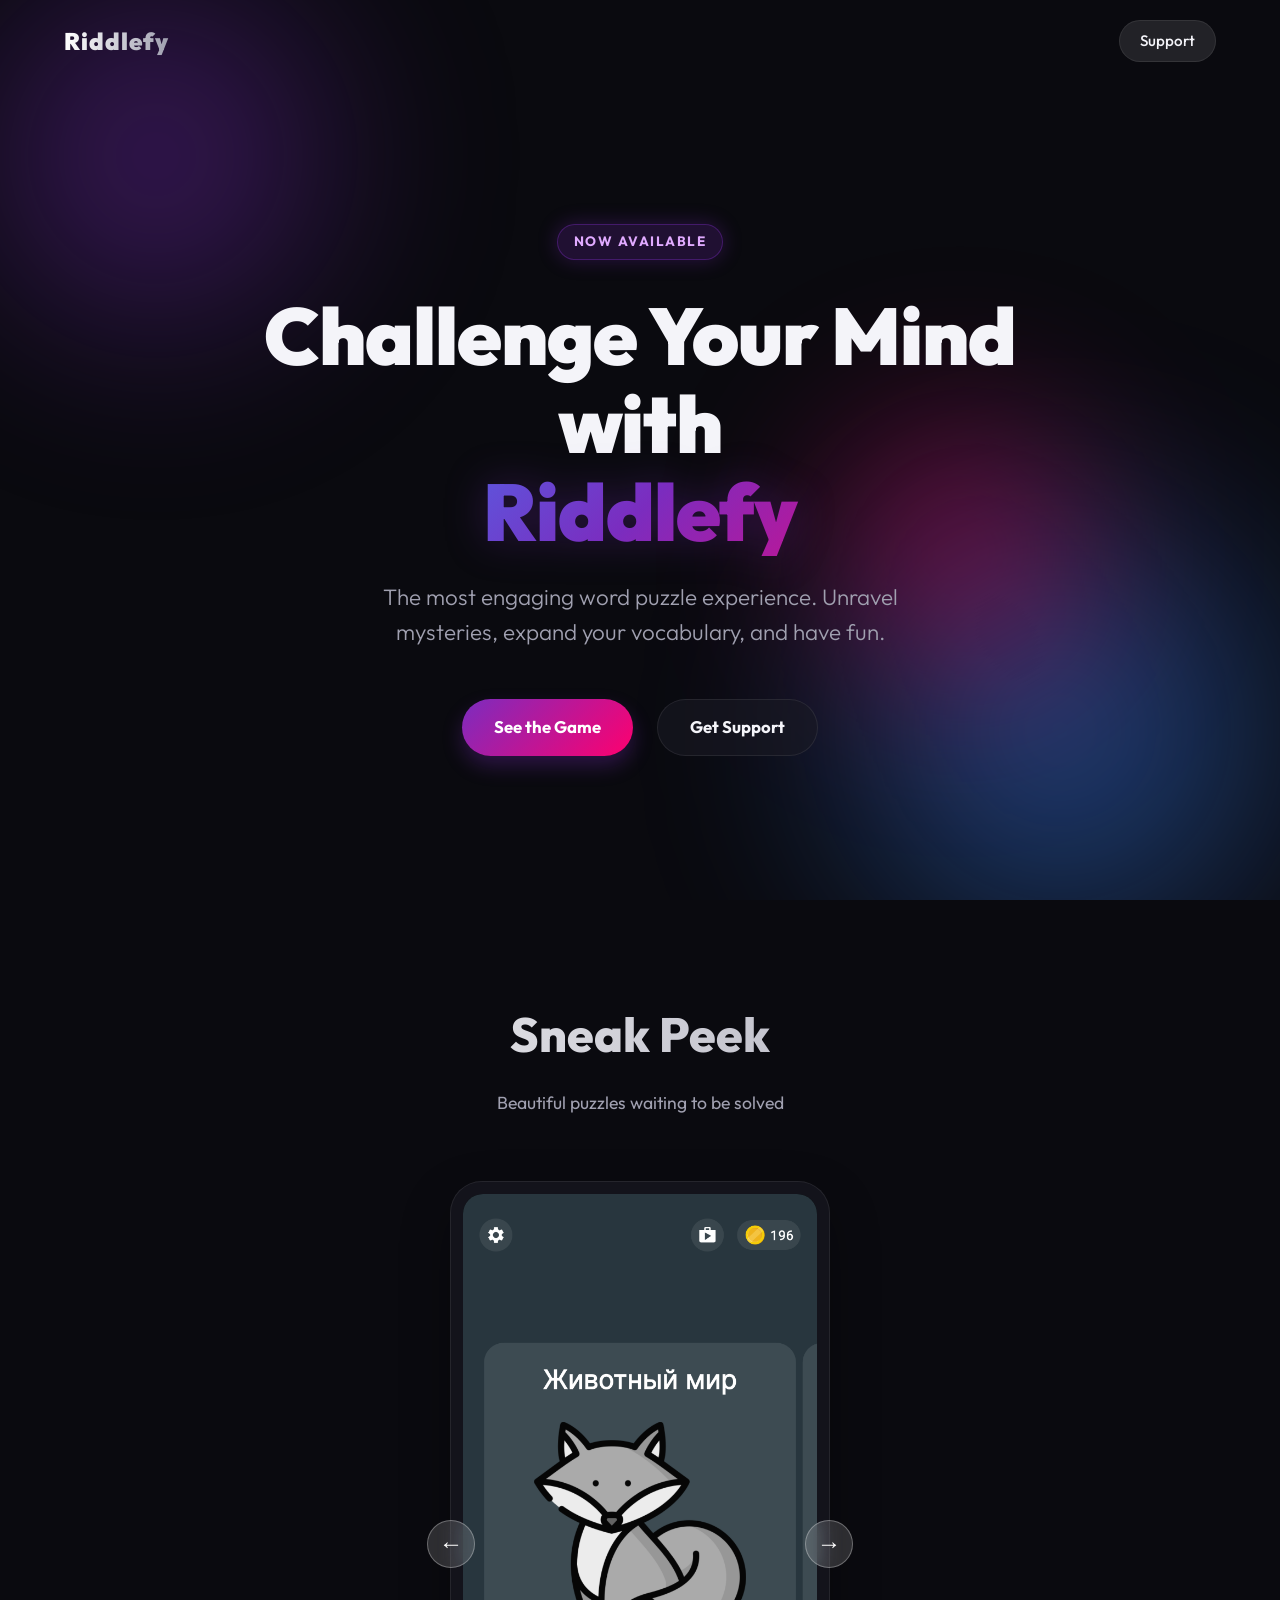
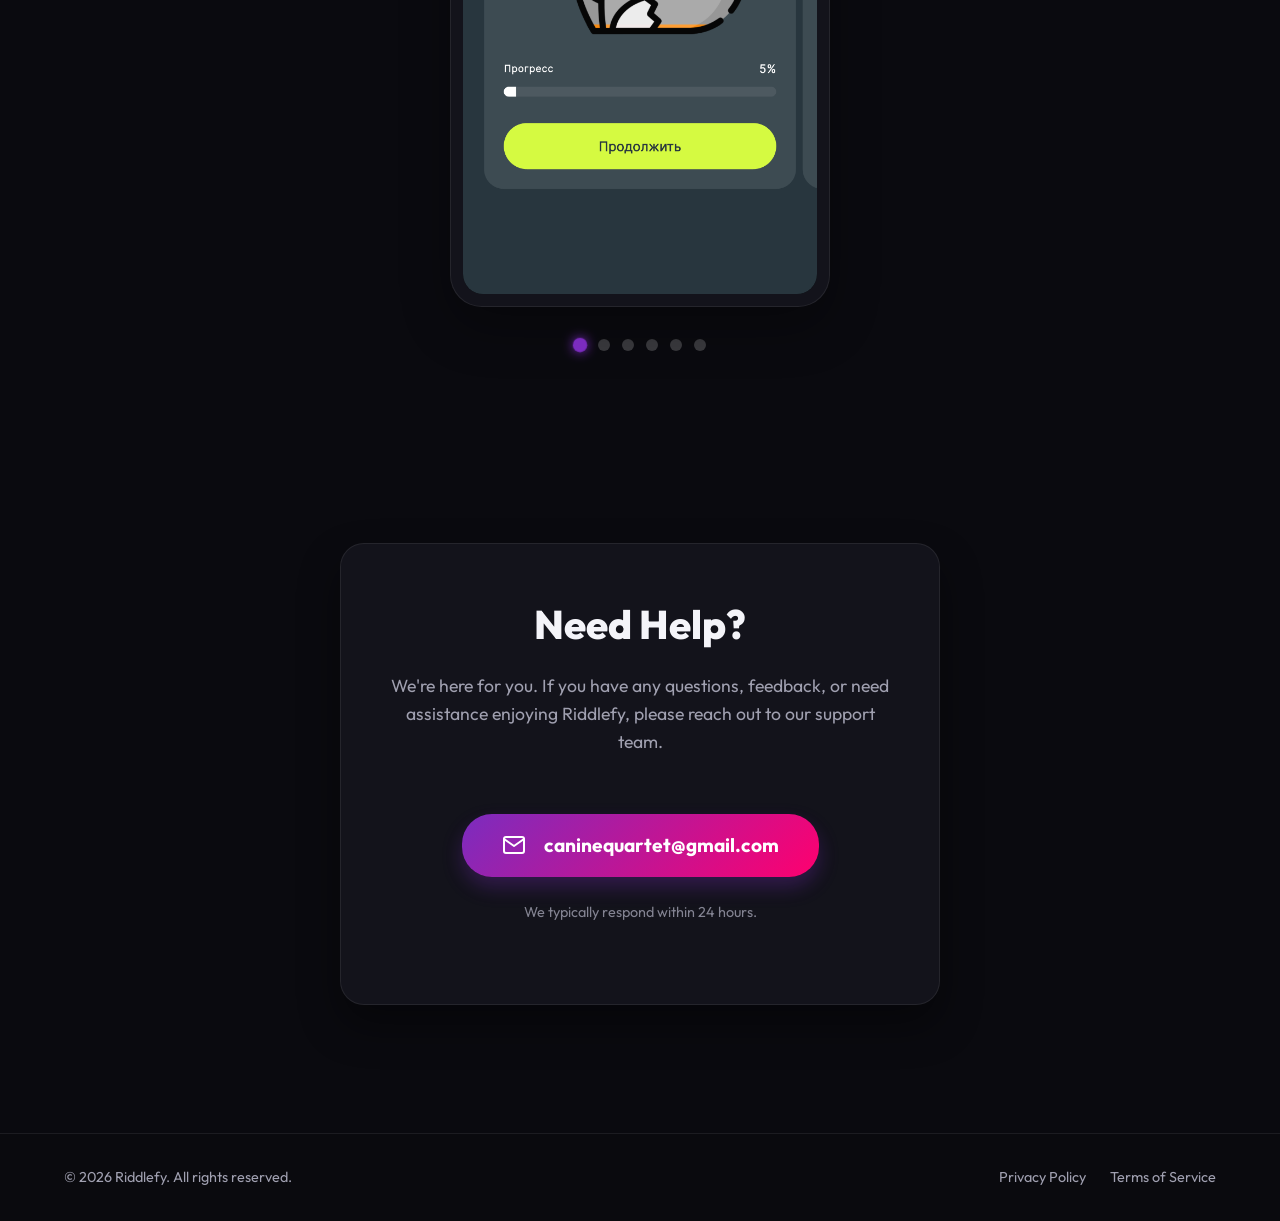
<file: index.html>
<!DOCTYPE html>
<html lang="en">

<head>
    <meta charset="UTF-8">
    <meta name="viewport" content="width=device-width, initial-scale=1.0">
    <title>Riddlefy - Challenge Your Mind</title>
    <meta name="description"
        content="Discover Riddlefy, the captivating word game that challenges your mind. Get help, support, and learn more about our app.">
    <link rel="preconnect" href="https://fonts.googleapis.com">
    <link rel="preconnect" href="https://fonts.gstatic.com" crossorigin>
    <link href="https://fonts.googleapis.com/css2?family=Outfit:wght@300;500;700;900&display=swap" rel="stylesheet">
    <link rel="stylesheet" href="style.css">
</head>

<body>
    <div class="background-globes">
        <div class="globe globe-1"></div>
        <div class="globe globe-2"></div>
        <div class="globe globe-3"></div>
    </div>

    <nav class="navbar" id="navbar">
        <div class="nav-container">
            <h1 class="logo">Riddlefy</h1>
            <a href="#support" class="nav-cta">Support</a>
        </div>
    </nav>

    <main>
        <section class="hero slide-up-element fade-in-section">
            <div class="hero-content">
                <span class="badge">Now Available</span>
                <h2 class="hero-title">Challenge Your Mind with <span>Riddlefy</span></h2>
                <p class="hero-subtitle">The most engaging word puzzle experience. Unravel mysteries, expand your
                    vocabulary, and have fun.</p>
                <div class="hero-actions">
                    <a href="#screenshots" class="btn btn-primary">See the Game</a>
                    <a href="#support" class="btn btn-secondary">Get Support</a>
                </div>
            </div>
        </section>

        <section id="screenshots" class="screenshots-section fade-in-section">
            <div class="section-header">
                <h3>Sneak Peek</h3>
                <p>Beautiful puzzles waiting to be solved</p>
            </div>

            <div class="carousel-container">
                <button class="carousel-btn prev-btn" id="prevBtn" aria-label="Previous">&larr;</button>
                <div class="carousel-track-container">
                    <ul class="carousel-track" id="track">
                        <li class="carousel-slide current-slide">
                            <img src="screenshots/IMG_6708.PNG" alt="Riddlefy Gameplay Screenshot 1" loading="lazy">
                        </li>
                        <li class="carousel-slide">
                            <img src="screenshots/IMG_6709.PNG" alt="Riddlefy Gameplay Screenshot 2" loading="lazy">
                        </li>
                        <li class="carousel-slide">
                            <img src="screenshots/IMG_6710.PNG" alt="Riddlefy Gameplay Screenshot 3" loading="lazy">
                        </li>
                        <li class="carousel-slide">
                            <img src="screenshots/IMG_6712.PNG" alt="Riddlefy Gameplay Screenshot 4" loading="lazy">
                        </li>
                        <li class="carousel-slide">
                            <img src="screenshots/IMG_6713.PNG" alt="Riddlefy Gameplay Screenshot 5" loading="lazy">
                        </li>
                        <li class="carousel-slide">
                            <img src="screenshots/IMG_6714.PNG" alt="Riddlefy Gameplay Screenshot 6" loading="lazy">
                        </li>
                    </ul>
                </div>
                <button class="carousel-btn next-btn" id="nextBtn" aria-label="Next">&rarr;</button>
            </div>

            <div class="carousel-nav" id="carouselNav">
                <button class="carousel-indicator current-indicator" aria-label="Slide 1"></button>
                <button class="carousel-indicator" aria-label="Slide 2"></button>
                <button class="carousel-indicator" aria-label="Slide 3"></button>
                <button class="carousel-indicator" aria-label="Slide 4"></button>
                <button class="carousel-indicator" aria-label="Slide 5"></button>
                <button class="carousel-indicator" aria-label="Slide 6"></button>
            </div>
        </section>

        <section id="support" class="support-section fade-in-section">
            <div class="support-card glass-card">
                <h3>Need Help?</h3>
                <p>We're here for you. If you have any questions, feedback, or need assistance enjoying Riddlefy, please
                    reach out to our support team.</p>
                <br>
                <a href="mailto:caninequartet@gmail.com" class="btn btn-primary email-btn">
                    <svg width="24" height="24" viewBox="0 0 24 24" fill="none" class="icon" stroke="currentColor"
                        stroke-width="2" stroke-linecap="round" stroke-linejoin="round" style="margin-right: 8px;">
                        <path d="M4 4h16c1.1 0 2 .9 2 2v12c0 1.1-.9 2-2 2H4c-1.1 0-2-.9-2-2V6c0-1.1.9-2 2-2z"></path>
                        <polyline points="22,6 12,13 2,6"></polyline>
                    </svg>
                    caninequartet@gmail.com
                </a>
                <p class="response-time">We typically respond within 24 hours.</p>
            </div>
        </section>
    </main>

    <footer>
        <div class="footer-content">
            <p>&copy; <span id="year"></span> Riddlefy. All rights reserved.</p>
            <div class="footer-links">
                <a href="https://fourdogs.github.io/word_game_pub/assets/docs/Privacy%20Policy.pdf">Privacy Policy</a>
                <a href="https://fourdogs.github.io/word_game_pub/assets/docs/Terms%20%26%20Conditions.pdf">Terms of
                    Service</a>
            </div>
        </div>
    </footer>

    <script src="script.js"></script>
</body>

</html>
</file>
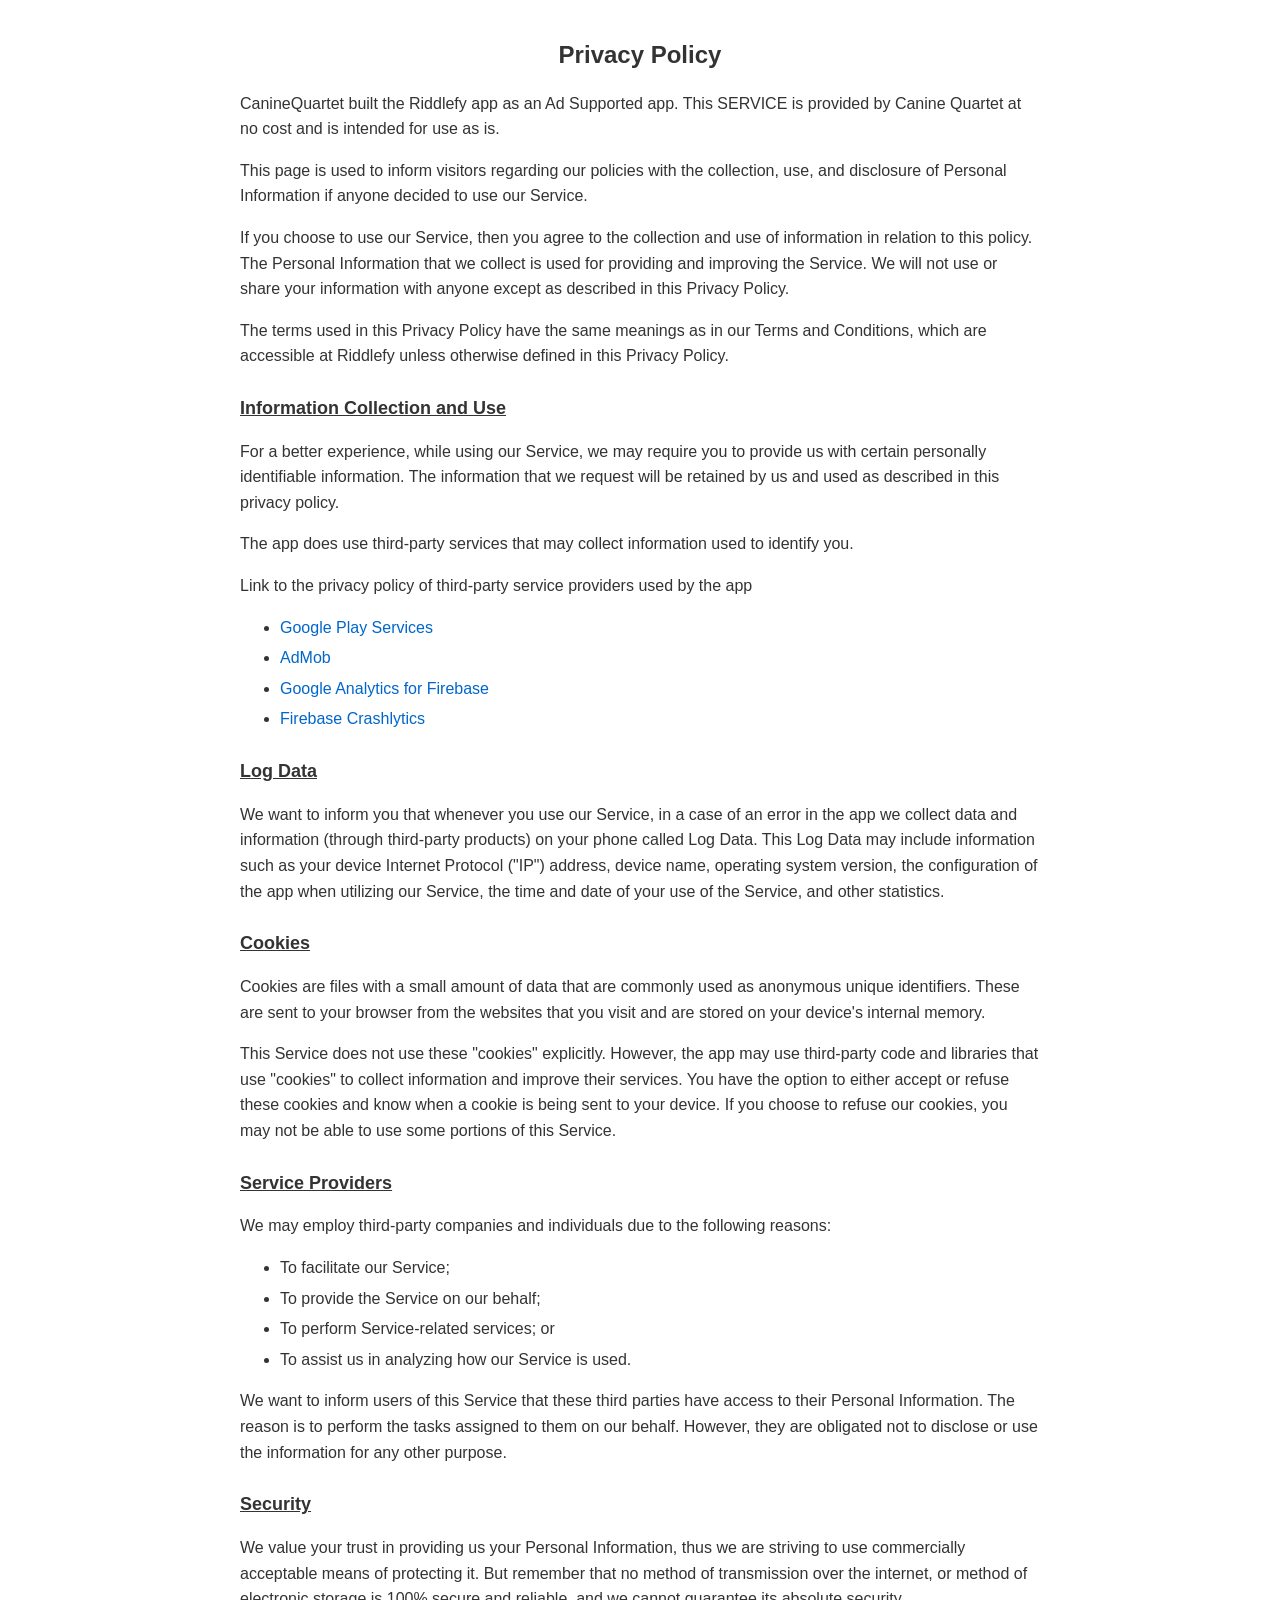
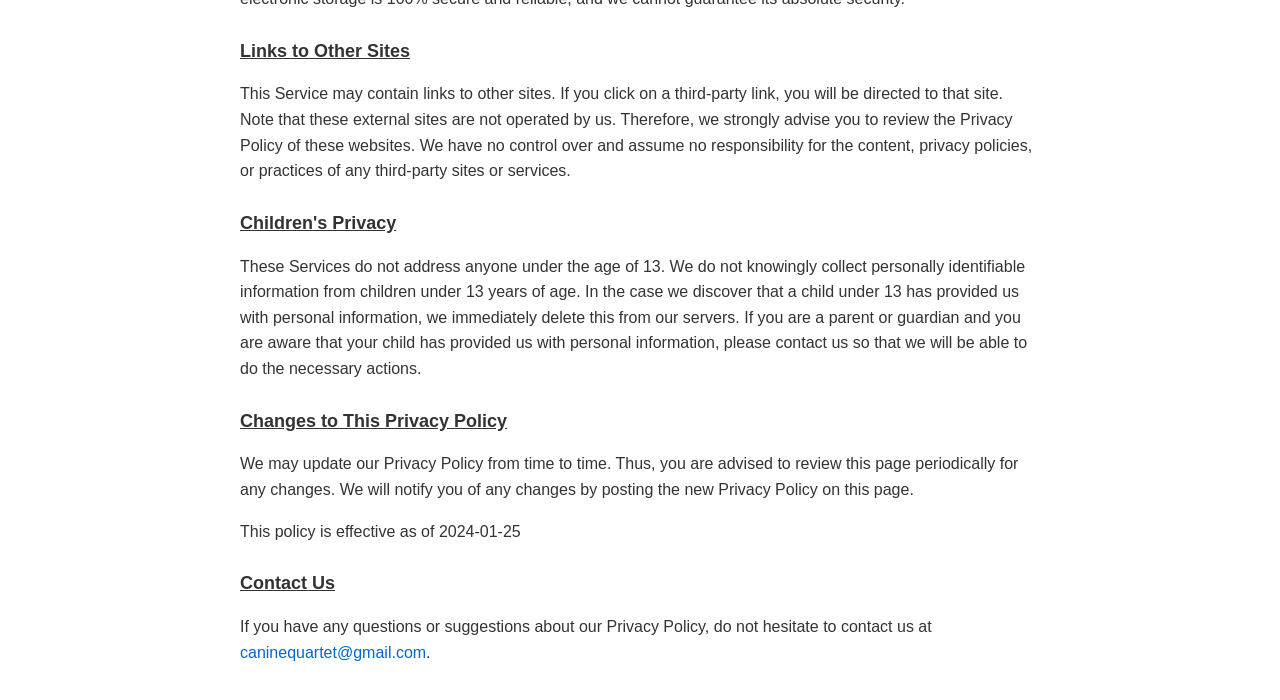
<file: privacy_policy/index.html>
<!DOCTYPE html>
<html lang="en">
<head>
    <meta charset="UTF-8">
    <meta name="viewport" content="width=device-width, initial-scale=1.0">
    <title>Privacy Policy</title>
    <style>
        body {
            font-family: sans-serif;
            line-height: 1.6;
            color: #333;
            max-width: 800px;
            margin: 0 auto;
            padding: 20px;
        }
        h1 {
            font-size: 24px;
            text-align: center;
        }
        h2 {
            font-size: 18px;
            margin-top: 25px;
            text-decoration: underline;
        }
        ul {
            margin-bottom: 15px;
        }
        li {
            margin-bottom: 5px;
        }
        p {
            margin-bottom: 15px;
        }
        a {
            color: #0066cc;
            text-decoration: none;
        }
        a:hover {
            text-decoration: underline;
        }
    </style>
</head>
<body>

    <h1>Privacy Policy</h1>

    <p>CanineQuartet built the Riddlefy app as an Ad Supported app. This SERVICE is provided by Canine Quartet at no cost and is intended for use as is.</p>

    <p>This page is used to inform visitors regarding our policies with the collection, use, and disclosure of Personal Information if anyone decided to use our Service.</p>

    <p>If you choose to use our Service, then you agree to the collection and use of information in relation to this policy. The Personal Information that we collect is used for providing and improving the Service. We will not use or share your information with anyone except as described in this Privacy Policy.</p>

    <p>The terms used in this Privacy Policy have the same meanings as in our Terms and Conditions, which are accessible at Riddlefy unless otherwise defined in this Privacy Policy.</p>

    <h2>Information Collection and Use</h2>

    <p>For a better experience, while using our Service, we may require you to provide us with certain personally identifiable information. The information that we request will be retained by us and used as described in this privacy policy.</p>

    <p>The app does use third-party services that may collect information used to identify you.</p>

    <p>Link to the privacy policy of third-party service providers used by the app</p>
    <ul>
        <li><a href="https://www.google.com/policies/privacy/" target="_blank">Google Play Services</a></li>
        <li><a href="https://support.google.com/admob/answer/6128543" target="_blank">AdMob</a></li>
        <li><a href="https://firebase.google.com/policies/analytics" target="_blank">Google Analytics for Firebase</a></li>
        <li><a href="https://firebase.google.com/support/privacy/" target="_blank">Firebase Crashlytics</a></li>
    </ul>

    <h2>Log Data</h2>

    <p>We want to inform you that whenever you use our Service, in a case of an error in the app we collect data and information (through third-party products) on your phone called Log Data. This Log Data may include information such as your device Internet Protocol ("IP") address, device name, operating system version, the configuration of the app when utilizing our Service, the time and date of your use of the Service, and other statistics.</p>

    <h2>Cookies</h2>

    <p>Cookies are files with a small amount of data that are commonly used as anonymous unique identifiers. These are sent to your browser from the websites that you visit and are stored on your device's internal memory.</p>

    <p>This Service does not use these "cookies" explicitly. However, the app may use third-party code and libraries that use "cookies" to collect information and improve their services. You have the option to either accept or refuse these cookies and know when a cookie is being sent to your device. If you choose to refuse our cookies, you may not be able to use some portions of this Service.</p>

    <h2>Service Providers</h2>

    <p>We may employ third-party companies and individuals due to the following reasons:</p>
    <ul>
        <li>To facilitate our Service;</li>
        <li>To provide the Service on our behalf;</li>
        <li>To perform Service-related services; or</li>
        <li>To assist us in analyzing how our Service is used.</li>
    </ul>

    <p>We want to inform users of this Service that these third parties have access to their Personal Information. The reason is to perform the tasks assigned to them on our behalf. However, they are obligated not to disclose or use the information for any other purpose.</p>

    <h2>Security</h2>

    <p>We value your trust in providing us your Personal Information, thus we are striving to use commercially acceptable means of protecting it. But remember that no method of transmission over the internet, or method of electronic storage is 100% secure and reliable, and we cannot guarantee its absolute security.</p>

    <h2>Links to Other Sites</h2>

    <p>This Service may contain links to other sites. If you click on a third-party link, you will be directed to that site. Note that these external sites are not operated by us. Therefore, we strongly advise you to review the Privacy Policy of these websites. We have no control over and assume no responsibility for the content, privacy policies, or practices of any third-party sites or services.</p>

    <h2>Children's Privacy</h2>

    <p>These Services do not address anyone under the age of 13. We do not knowingly collect personally identifiable information from children under 13 years of age. In the case we discover that a child under 13 has provided us with personal information, we immediately delete this from our servers. If you are a parent or guardian and you are aware that your child has provided us with personal information, please contact us so that we will be able to do the necessary actions.</p>

    <h2>Changes to This Privacy Policy</h2>

    <p>We may update our Privacy Policy from time to time. Thus, you are advised to review this page periodically for any changes. We will notify you of any changes by posting the new Privacy Policy on this page.</p>

    <p>This policy is effective as of 2024-01-25</p>

    <h2>Contact Us</h2>

    <p>If you have any questions or suggestions about our Privacy Policy, do not hesitate to contact us at <a href="mailto:caninequartet@gmail.com">caninequartet@gmail.com</a>.</p>

</body>
</html>
</file>
<file: style.css>
:root {
    --bg-dark: #0a0a0f;
    --text-light: #f4f4f9;
    --text-muted: #a0a0b0;
    --primary-color: #7b2cbf;
    --primary-hover: #9d4edd;
    --secondary-color: rgba(255, 255, 255, 0.1);
    --secondary-hover: rgba(255, 255, 255, 0.2);
    --glass-bg: rgba(25, 25, 35, 0.6);
    --glass-border: rgba(255, 255, 255, 0.08);
    --accent-blue: #3a86ff;
    --accent-pink: #ff006e;
    --transition: all 0.3s cubic-bezier(0.25, 0.8, 0.25, 1);
}

* {
    margin: 0;
    padding: 0;
    box-sizing: border-box;
}

html {
    scroll-behavior: smooth;
}

body {
    font-family: 'Outfit', sans-serif;
    background-color: var(--bg-dark);
    color: var(--text-light);
    line-height: 1.6;
    overflow-x: hidden;
    position: relative;
    min-height: 100vh;
}

/* Background animated elements */
.background-globes {
    position: fixed;
    top: 0;
    left: 0;
    width: 100vw;
    height: 100vh;
    z-index: -1;
    overflow: hidden;
    pointer-events: none;
}

.globe {
    position: absolute;
    border-radius: 50%;
    filter: blur(80px);
    opacity: 0.5;
    animation: float 20s infinite alternate cubic-bezier(0.4, 0, 0.2, 1);
}

.globe-1 {
    width: 40vw;
    height: 40vw;
    max-width: 600px;
    max-height: 600px;
    background: radial-gradient(circle, var(--primary-color), transparent 70%);
    top: -100px;
    left: -100px;
}

.globe-2 {
    width: 50vw;
    height: 50vw;
    max-width: 800px;
    max-height: 800px;
    background: radial-gradient(circle, var(--accent-blue), transparent 70%);
    bottom: -150px;
    right: -100px;
    animation-delay: -5s;
    animation-duration: 25s;
}

.globe-3 {
    width: 30vw;
    height: 30vw;
    max-width: 500px;
    max-height: 500px;
    background: radial-gradient(circle, var(--accent-pink), transparent 70%);
    top: 40%;
    left: 60%;
    animation-delay: -10s;
    animation-duration: 18s;
}

@keyframes float {
    0% { transform: translate(0, 0) scale(1); }
    33% { transform: translate(30px, -50px) scale(1.1); }
    66% { transform: translate(-20px, 20px) scale(0.9); }
    100% { transform: translate(50px, 40px) scale(1); }
}

/* Navbar */
.navbar {
    position: fixed;
    top: 0;
    width: 100%;
    z-index: 1000;
    padding: 20px 0;
    transition: var(--transition);
}

.navbar.scrolled {
    background: rgba(10, 10, 15, 0.85);
    backdrop-filter: blur(16px);
    -webkit-backdrop-filter: blur(16px);
    border-bottom: 1px solid var(--glass-border);
    padding: 15px 0;
    box-shadow: 0 10px 30px rgba(0, 0, 0, 0.5);
}

.nav-container {
    max-width: 1200px;
    margin: 0 auto;
    padding: 0 24px;
    display: flex;
    justify-content: space-between;
    align-items: center;
}

.logo {
    font-size: 1.5rem;
    font-weight: 900;
    letter-spacing: 1px;
    background: linear-gradient(to right, #fff, var(--text-muted));
    -webkit-background-clip: text;
    -webkit-text-fill-color: transparent;
}

.nav-cta {
    text-decoration: none;
    color: var(--text-light);
    font-weight: 500;
    font-size: 0.95rem;
    padding: 8px 20px;
    border-radius: 30px;
    background: var(--secondary-color);
    border: 1px solid var(--glass-border);
    transition: var(--transition);
}

.nav-cta:hover {
    background: var(--secondary-hover);
    transform: translateY(-2px);
    border-color: rgba(255, 255, 255, 0.2);
}

/* Base Sections */
main {
    max-width: 1200px;
    margin: 0 auto;
    padding: 0 24px;
}

/* Hero Section */
.hero {
    min-height: 100vh;
    display: flex;
    flex-direction: column;
    justify-content: center;
    align-items: center;
    text-align: center;
    padding-top: 80px;
}

.hero-content {
    max-width: 800px;
    position: relative;
    z-index: 2;
}

.badge {
    display: inline-block;
    padding: 6px 16px;
    font-size: 0.85rem;
    font-weight: 700;
    text-transform: uppercase;
    letter-spacing: 1.5px;
    border-radius: 30px;
    background: rgba(123, 44, 191, 0.2);
    color: #e0aaff;
    border: 1px solid rgba(123, 44, 191, 0.4);
    margin-bottom: 2rem;
    box-shadow: 0 0 20px rgba(123, 44, 191, 0.3);
}

.hero-title {
    font-size: clamp(3rem, 8vw, 5rem);
    font-weight: 900;
    line-height: 1.1;
    margin-bottom: 1.5rem;
    letter-spacing: -1px;
}

.hero-title span {
    background: linear-gradient(135deg, var(--accent-blue), var(--primary-color), var(--accent-pink));
    -webkit-background-clip: text;
    -webkit-text-fill-color: transparent;
    display: block;
    filter: drop-shadow(0 0 20px rgba(123, 44, 191, 0.3));
}

.hero-subtitle {
    font-size: clamp(1.1rem, 3vw, 1.4rem);
    color: var(--text-muted);
    font-weight: 300;
    max-width: 600px;
    margin: 0 auto 3rem auto;
}

.hero-actions {
    display: flex;
    gap: 1.5rem;
    justify-content: center;
    flex-wrap: wrap;
}

.btn {
    display: inline-flex;
    align-items: center;
    justify-content: center;
    gap: 10px;
    padding: 14px 32px;
    border-radius: 30px;
    font-size: 1.05rem;
    font-weight: 700;
    text-decoration: none;
    transition: var(--transition);
    cursor: pointer;
    border: none;
}

.btn-primary {
    background: linear-gradient(135deg, var(--primary-color), var(--accent-pink));
    color: white;
    box-shadow: 0 10px 20px rgba(123, 44, 191, 0.3);
}

.btn-primary:hover {
    transform: translateY(-3px);
    box-shadow: 0 15px 25px rgba(123, 44, 191, 0.5);
}

.btn-secondary {
    background: var(--glass-bg);
    color: var(--text-light);
    border: 1px solid var(--glass-border);
    backdrop-filter: blur(10px);
    -webkit-backdrop-filter: blur(10px);
}

.btn-secondary:hover {
    background: rgba(40, 40, 55, 0.8);
    transform: translateY(-3px);
    border-color: rgba(255, 255, 255, 0.15);
}

/* Glass Card */
.glass-card {
    background: var(--glass-bg);
    border: 1px solid var(--glass-border);
    border-radius: 24px;
    padding: 3rem;
    backdrop-filter: blur(20px);
    -webkit-backdrop-filter: blur(20px);
    box-shadow: 0 20px 40px rgba(0, 0, 0, 0.4);
}

/* Screenshots Carousel Section */
.screenshots-section {
    padding: 6rem 0;
    text-align: center;
}

.section-header {
    margin-bottom: 4rem;
}

.section-header h3 {
    font-size: clamp(2rem, 5vw, 3rem);
    font-weight: 800;
    margin-bottom: 1rem;
    background: linear-gradient(to right, #fff, #a0a0b0);
    -webkit-background-clip: text;
    -webkit-text-fill-color: transparent;
}

.section-header p {
    color: var(--text-muted);
    font-size: 1.1rem;
}

.carousel-container {
    position: relative;
    max-width: 380px; /* Fitting mobile screenshot aspect ratio */
    margin: 0 auto;
    display: flex;
    align-items: center;
    border-radius: 32px;
    padding: 12px;
    background: var(--glass-bg);
    border: 1px solid var(--glass-border);
    backdrop-filter: blur(20px);
    -webkit-backdrop-filter: blur(20px);
    box-shadow: 0 20px 50px rgba(0, 0, 0, 0.3);
}

.carousel-track-container {
    height: 700px;
    position: relative;
    overflow: hidden;
    flex-grow: 1;
    border-radius: 20px;
    background: #000;
}

.carousel-track {
    padding: 0;
    margin: 0;
    list-style: none;
    position: relative;
    height: 100%;
}

.carousel-slide {
    position: absolute;
    top: 0;
    bottom: 0;
    width: 100%;
    display: flex;
    justify-content: center;
    align-items: center;
    opacity: 0;
    transition: opacity 0.5s ease-in-out;
}

.carousel-slide.current-slide {
    opacity: 1;
    z-index: 10;
}

.carousel-slide img {
    width: 100%;
    height: 100%;
    object-fit: cover;
    transition: transform 0.8s ease;
}

.carousel-slide.current-slide img {
    transform: scale(1);
}

.carousel-slide:not(.current-slide) img {
    transform: scale(1.05); /* Slight zoom out when appearing */
}

/* Overlay for buttons so they overlap the phone frame slightly */
.carousel-btn {
    position: absolute;
    top: 50%;
    transform: translateY(-50%);
    background: rgba(255,255,255,0.15);
    border: 1px solid rgba(255,255,255,0.3);
    color: white;
    width: 48px;
    height: 48px;
    border-radius: 50%;
    cursor: pointer;
    display: flex;
    align-items: center;
    justify-content: center;
    font-size: 1.5rem;
    z-index: 20;
    transition: var(--transition);
    backdrop-filter: blur(8px);
}

.carousel-btn:hover {
    background: rgba(255,255,255,0.3);
    transform: translateY(-50%) scale(1.1);
}

.prev-btn {
    left: -24px;
}

.next-btn {
    right: -24px;
}

.carousel-nav {
    display: flex;
    justify-content: center;
    gap: 12px;
    margin-top: 2rem;
}

.carousel-indicator {
    border: none;
    background: rgba(255, 255, 255, 0.2);
    width: 12px;
    height: 12px;
    border-radius: 50%;
    cursor: pointer;
    transition: var(--transition);
}

.carousel-indicator.current-indicator {
    background: var(--primary-color);
    transform: scale(1.2);
    box-shadow: 0 0 10px var(--primary-color);
}

/* Support Section */
.support-section {
    padding: 6rem 0 8rem 0;
    text-align: center;
    position: relative;
    z-index: 2;
}

.support-card {
    max-width: 600px;
    margin: 0 auto;
}

.support-card h3 {
    font-size: 2.5rem;
    font-weight: 800;
    margin-bottom: 1rem;
}

.support-card p {
    color: var(--text-muted);
    font-size: 1.1rem;
    margin-bottom: 2rem;
}

.email-btn {
    font-size: 1.2rem;
    padding: 16px 40px;
}

.response-time {
    margin-top: 1.5rem;
    font-size: 0.9rem !important;
    opacity: 0.8;
}

/* Footer */
footer {
    border-top: 1px solid var(--glass-border);
    padding: 2rem 0;
    background: rgba(10, 10, 15, 0.9);
    position: relative;
    z-index: 10;
}

.footer-content {
    max-width: 1200px;
    margin: 0 auto;
    padding: 0 24px;
    display: flex;
    justify-content: space-between;
    align-items: center;
    color: var(--text-muted);
    font-size: 0.9rem;
}

.footer-links {
    display: flex;
    gap: 1.5rem;
}

.footer-links a {
    color: var(--text-muted);
    text-decoration: none;
    transition: var(--transition);
}

.footer-links a:hover {
    color: var(--text-light);
}

/* Animations */
.fade-in-section {
    opacity: 0;
    transform: translateY(30px);
    transition: opacity 0.8s ease-out, transform 0.8s ease-out;
    will-change: opacity, visibility;
}

.fade-in-section.is-visible {
    opacity: 1;
    transform: none;
}

@keyframes slideUp {
    from { opacity: 0; transform: translateY(40px); }
    to { opacity: 1; transform: translateY(0); }
}

.slide-up-element {
    animation: slideUp 1s ease-out forwards;
}

/* Responsive */
@media (max-width: 768px) {
    .hero-title {
        font-size: 3.5rem;
    }
    
    .glass-card {
        padding: 2rem 1.5rem;
    }
    
    .carousel-container {
        max-width: 320px;
    }
    
    .carousel-track-container {
        height: 600px;
    }
    
    .carousel-btn {
        width: 40px;
        height: 40px;
    }
    .prev-btn { left: 10px; }
    .next-btn { right: 10px; }
    
    .footer-content {
        flex-direction: column;
        gap: 1rem;
        text-align: center;
    }
}
</file>
